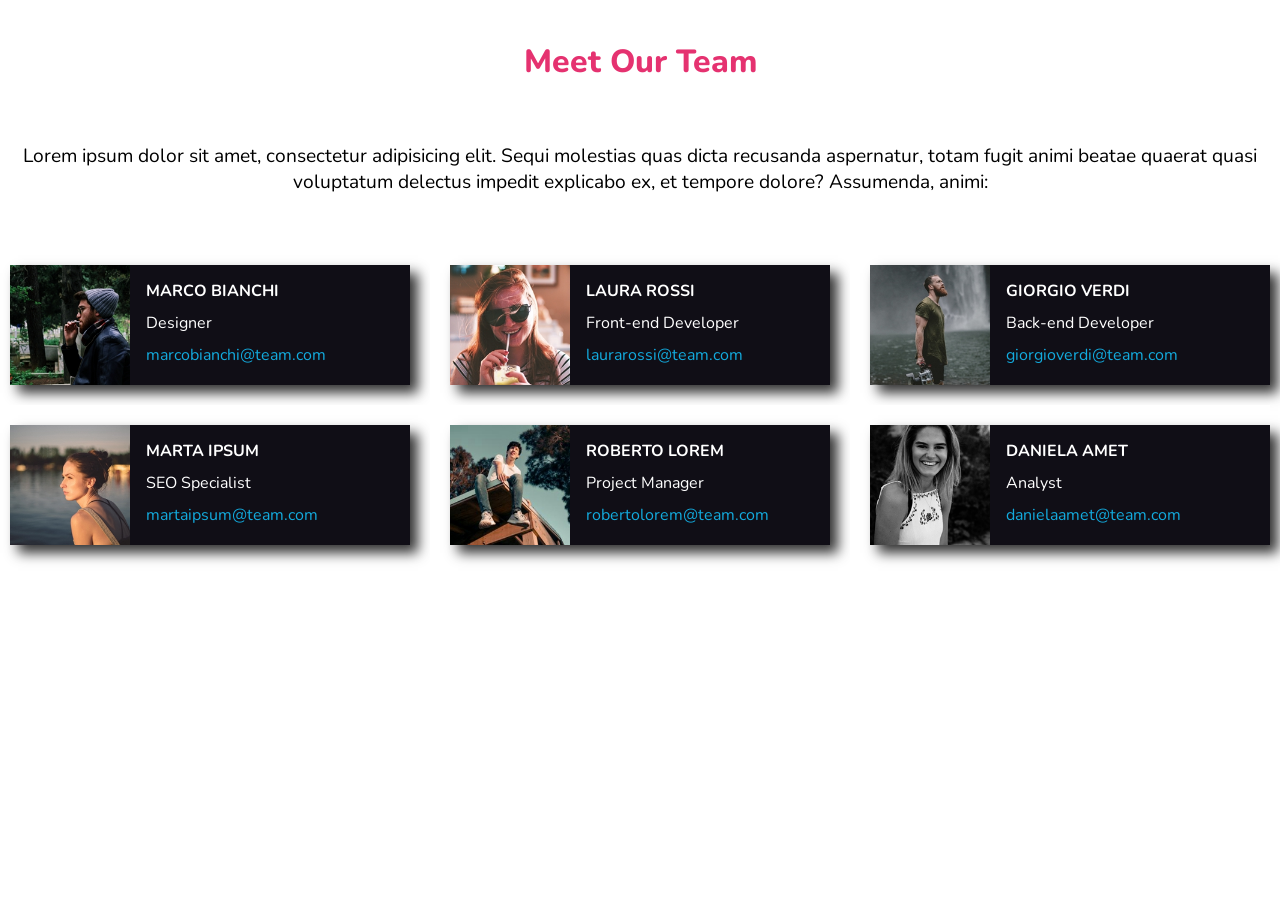
<file: index.html>
<!DOCTYPE html>
<html lang="en">

<head>
    <meta charset="UTF-8">
    <meta name="viewport" content="width=device-width, initial-scale=1.0">
    <title>
        Meet Our Team
    </title>

    <link rel="stylesheet" href="css/style.css">


    <link rel="preconnect" href="https://fonts.googleapis.com">
    <link rel="preconnect" href="https://fonts.gstatic.com" crossorigin>
    <link href="https://fonts.googleapis.com/css2?family=Nunito:wght@400;900&display=swap" rel="stylesheet">
</head>

<body>



    <!-- main section -->


    <div class="main-container">
        <!-- main title -->
        <h1>
            Meet Our Team
        </h1>

        <!-- end main title -->

        <!-- paragraph -->

        <p>
            Lorem ipsum dolor sit amet, consectetur adipisicing elit. Sequi molestias quas dicta recusanda
            aspernatur, totam fugit animi beatae quaerat quasi voluptatum delectus impedit explicabo ex, et
            tempore dolore? Assumenda, animi:
        </p>
        <!-- end paragraph -->




        <!-- team cards -->

        <div id="card-section" class="cleafix">

            <!-- card Marco Bianchi -->
            <div class="card">
                <div class="card-container cleafix">
                    <div class="picture">
                        <img src="img/Marco Bianchi.png" alt="Marco Bianchi">
                    </div>
                    <div class="card-text-container">
                        <strong>MARCO BIANCHI</strong>
                        <span>Designer</span>
                        <a href="mailto:marcobianchi@team.com">marcobianchi@team.com</a>
                    </div>
                </div>
            </div>
            <!-- end Marco Bianchi -->

            <!-- card Laura Rossi -->
            <div class="card">
                <div class="card-container cleafix">
                    <div class="picture">
                        <img src="img/Laura Rossi.png" alt="Marco Bianchi">
                    </div>
                    <div class="card-text-container">
                        <strong class="text-spacing">LAURA ROSSI</strong>
                        <span>Front-end Developer</span>
                        <a href="mailto:laurarossi@team.com">laurarossi@team.com</a>
                    </div>
                </div>
            </div>
            <!-- end Laura Rossi -->

            <!-- card Giorgio Verdi -->
            <div class="card">
                <div class="card-container cleafix">
                    <div class="picture">
                        <img src="img/Giorgio Verdi.png" alt="Marco Bianchi">
                    </div>
                    <div class="card-text-container">
                        <strong>GIORGIO VERDI</strong>
                        <span>Back-end Developer</span>
                        <a href="mailto:giorgioverdi@team.com">giorgioverdi@team.com</a>
                    </div>
                </div>
            </div>
            <!-- end Giorgio Verdi -->

            <!-- card Marta Ipsum -->
            <div class="card">
                <div class="card-container cleafix">
                    <div class="picture">
                        <img src="img/Marta Ipsum.png" alt="Marco Bianchi">
                    </div>
                    <div class="card-text-container">
                        <strong>MARTA IPSUM</strong>
                        <span>SEO Specialist</span>
                        <a href="mailto:martaipsum@team.com">martaipsum@team.com</a>
                    </div>
                </div>
            </div>
            <!-- end Marta Ipsum -->

            <!-- card Roberto Lorem -->
            <div class="card">
                <div class="card-container cleafix">
                    <div class="picture">
                        <img src="img/Roberto Lorem.png" alt="Marco Bianchi">
                    </div>
                    <div class="card-text-container">
                        <strong>ROBERTO LOREM</strong>
                        <span>Project Manager</span>
                        <a href="mailto:robertolorem@team.com">robertolorem@team.com</a>
                    </div>
                </div>
            </div>
            <!-- card Roberto Lorem -->

            <!-- card Daniela Amet -->
            <div class="card">
                <div class="card-container cleafix">
                    <div class="picture">
                        <img src="img/Daniela Amet.png" alt="Marco Bianchi">
                    </div>
                    <div class="card-text-container">
                        <strong>DANIELA AMET</strong>
                        <span>Analyst</span>
                        <a href="mailto:danielaamet@team.comm">danielaamet@team.com</a>
                    </div>
                </div>
            </div>
            <!-- end Daniela Amet -->
        </div>
    </div>
    <!-- end team cards -->


    <!-- end main section -->
</body>

</html>
</file>
<file: css/style.css>
* {
    padding: 0;
    margin: 0;
    box-sizing: border-box;
}

/* reset */


body {
    background-color: #ffffff;
    font-family: 'Nunito', sans-serif;
}

.cleafix::after {
    content: '';
    display: table;
    clear: both;
}

/* main section */

.main-container {
    max-width: 1366px;

    margin-left: auto;
    margin-right: auto;

    padding: 40px 10px 20px;

    text-align: center;

    /* border-style: solid; */
    /* border-color: black; */

}


/* main */
/* test */
/* border-color: black;
    border-style: solid; */
/* background-color: rgba(255, 2, 2, 0.278); */
/* test */





h1 {
    margin-bottom: 60px;

    font-weight: 800;
    font-size: xx-large;

    color: #e53270;

}

p {
    margin: auto;

    padding-bottom: 50px;

    font-weight: 400;
    font-size: larger;

}


/* cards */

.card {
    float: left;
    width: calc(100% / 3);

    padding: 20px;
    background-color: #ffffff;
}

.card:nth-child(3n + 1) {
    padding-left: 0
}

.card:nth-child(3n) {
    padding-right: 0;
}

.card .card-container {
    background-color: #100e16;

    box-shadow: 8px 8px 12px rgba(0, 0, 0, 0.8);
}

.card .picture {
    float: left;

    margin-right: 16px;
}

.card .picture,
img {
    display: block;

    height: 120px;
    width: auto;
}

.card .card-text-container {
    height: 120px;

    text-align: left;

    padding: 15px 0;
}

.card .card-text-container>* {
    display: block;

    margin-bottom: 10px;
}

.card .card-text-container {
    color: white;
}

a {
    color: #13abde;
    text-decoration: none;
}



/* end cards section*/

/* end main section */
</file>
